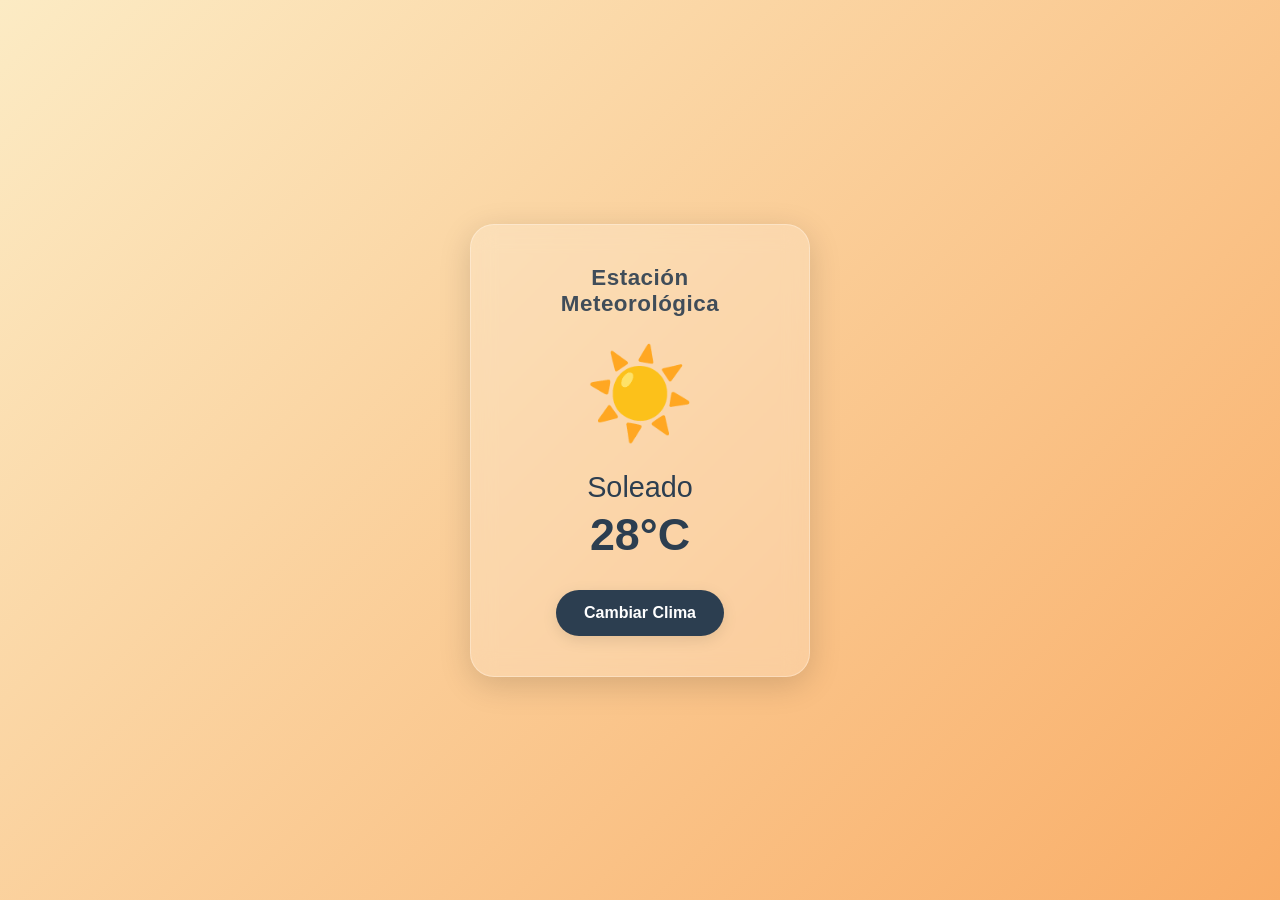
<file: 01-estacion-clima/index.html>
<!DOCTYPE html>
<html lang="es">
<head>
    <meta charset="UTF-8">
    <meta name="viewport" content="width=device-width, initial-scale=1.0">
    <title>Estación Meteorológica Dinámica</title>
    <link rel="stylesheet" href="style.css">
</head>
<body>

    <div class="container">
        <div class="weather-card">
            <h1>Estación Meteorológica</h1>
            
            <div id="weather-emoji" class="emoji">☀️</div>
            <h2 id="weather-name">Soleado</h2>
            <p id="weather-temp">28°C</p>
            
            <button id="change-btn">Cambiar Clima</button>
        </div>
    </div>

    <script src="script.js"></script>
</body>
</html>
</file>
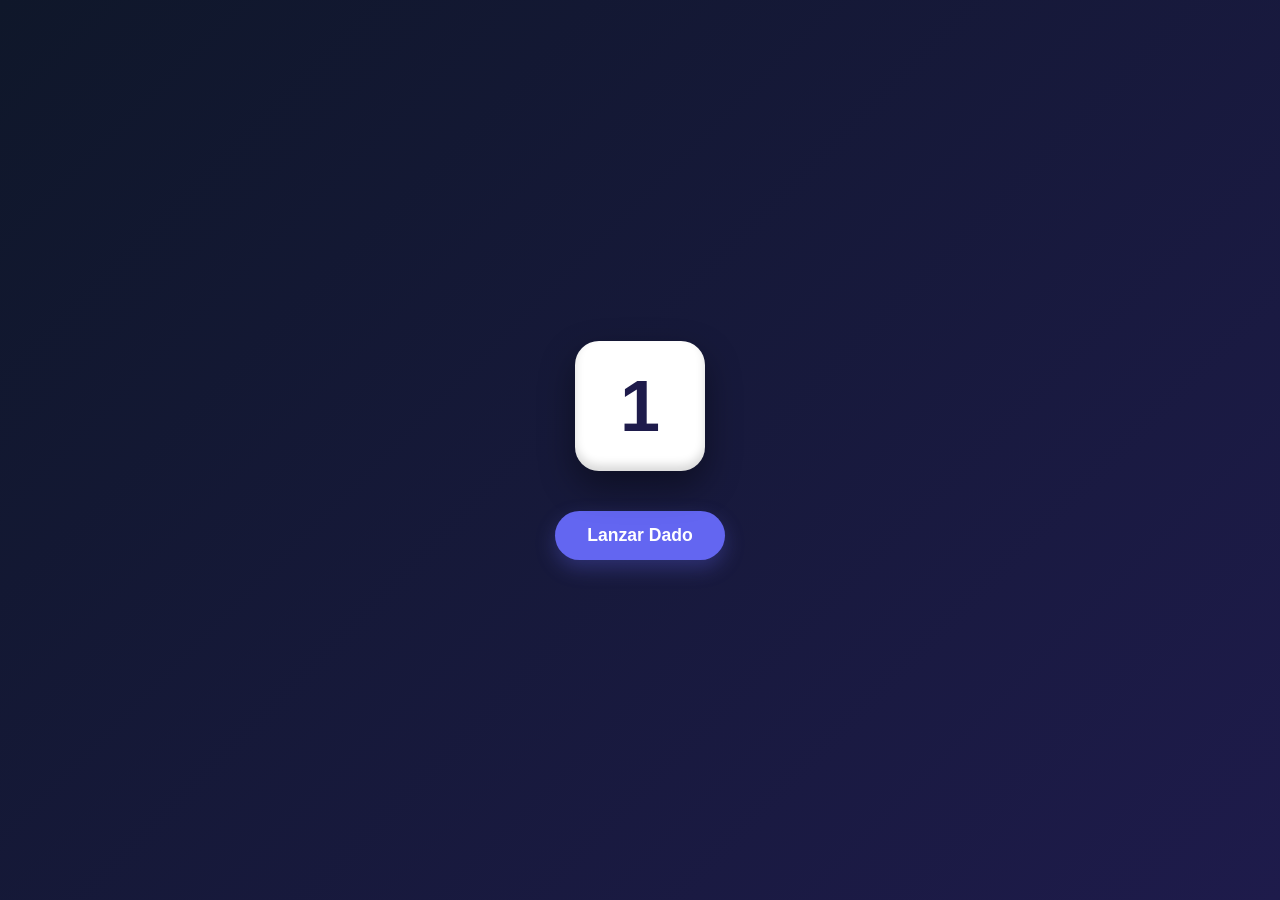
<file: 02-lanzador-dados/index.html>
<!DOCTYPE html>
<html lang="es">
<head>
    <meta charset="UTF-8">
    <meta name="viewport" content="width=device-width, initial-scale=1.0">
    <title>Lanzador de Dados Dinámico</title>
    <link rel="stylesheet" href="style.css">
</head>
<body>

    <div class="container">
        <div class="dice-wrapper">
            <div id="dice" class="dice">1</div>
        </div>
        <button id="roll-btn">Lanzar Dado</button>
    </div>

    <script src="script.js"></script>
</body>
</html>
</file>
<file: 01-estacion-clima/style.css>
/* Reset básico de estilos */
* {
    margin: 0;
    padding: 0;
    box-sizing: border-box;
    font-family: 'Segoe UI', Tahoma, Geneva, Verdana, sans-serif;
}

/* Cuerpo con transición suave para el cambio de fondo */
body {
    display: flex;
    justify-content: center;
    align-items: center;
    min-height: 100vh;
    background: linear-gradient(135deg, #fcebc4 0%, #f9ad67 100%);
    transition: background 0.6s ease;
    overflow: hidden;
}

.container {
    padding: 20px;
}

/* Tarjeta moderna con efecto Glassmorphism */
.weather-card {
    background: rgba(255, 255, 255, 0.2);
    backdrop-filter: blur(12px);
    -webkit-backdrop-filter: blur(12px);
    border: 1px solid rgba(255, 255, 255, 0.3);
    border-radius: 24px;
    padding: 40px;
    width: 340px;
    text-align: center;
    box-shadow: 0 8px 32px 0 rgba(0, 0, 0, 0.15);
    color: #2c3e50;
}

.weather-card h1 {
    font-size: 1.4rem;
    font-weight: 600;
    letter-spacing: 0.5px;
    opacity: 0.9;
}

/* Animación flotante para el emoji del clima */
.emoji {
    font-size: 5.5rem;
    margin: 25px 0;
    animation: float 3s ease-in-out infinite;
    display: inline-block;
}

#weather-name {
    font-size: 1.8rem;
    font-weight: 500;
    margin-bottom: 5px;
}

#weather-temp {
    font-size: 2.8rem;
    font-weight: 700;
    margin-bottom: 30px;
}

/* Botón interactivo */
button {
    background: #2c3e50;
    color: #ffffff;
    border: none;
    padding: 14px 28px;
    font-size: 1rem;
    font-weight: 600;
    border-radius: 50px;
    cursor: pointer;
    box-shadow: 0 4px 15px rgba(0, 0, 0, 0.1);
    transition: all 0.3s ease;
}

button:hover {
    background: #1a252f;
    transform: translateY(-2px);
    box-shadow: 0 6px 20px rgba(0, 0, 0, 0.15);
}

button:active {
    transform: translateY(1px);
}

/* Animación sutil de levitación */
@keyframes float {
    0%, 100% { transform: translateY(0); }
    50% { transform: translateY(-12px); }
}
</file>
<file: 02-lanzador-dados/style.css>
/* Reseteo global de estilos */
* {
    margin: 0;
    padding: 0;
    box-sizing: border-box;
    font-family: 'Segoe UI', Roboto, Helvetica, Arial, sans-serif;
}

/* Fondo moderno con degradado profundo */
body {
    display: flex;
    justify-content: center;
    align-items: center;
    min-height: 100vh;
    background: linear-gradient(135deg, #0f172a 0%, #1e1b4b 100%);
    overflow: hidden;
}

.container {
    text-align: center;
}

.dice-wrapper {
    margin-bottom: 40px;
    perspective: 600px; /* Permite un efecto 3D visual al girar */
}

/* El cuadrado blanco estilizado (Dado) */
.dice {
    width: 130px;
    height: 130px;
    background-color: #ffffff;
    color: #1e1b4b;
    font-size: 4.5rem;
    font-weight: 800;
    display: flex;
    justify-content: center;
    align-items: center;
    border-radius: 24px; /* Bordes redondeados */
    margin: 0 auto;
    user-select: none;
    /* Sombra profunda para dar volumen y un sutil borde interno */
    box-shadow: 0 15px 35px rgba(0, 0, 0, 0.4), 
                inset 0 -6px 10px rgba(0, 0, 0, 0.15);
    transition: transform 0.1s ease;
}

/* Clase de animación que se activará con JavaScript */
.dice.rolling {
    animation: rollEffect 0.5s ease-out;
}

/* Botón interactivo moderno */
button {
    background-color: #6366f1;
    color: #ffffff;
    border: none;
    padding: 14px 32px;
    font-size: 1.1rem;
    font-weight: 600;
    border-radius: 50px;
    cursor: pointer;
    box-shadow: 0 8px 20px rgba(99, 102, 241, 0.3);
    transition: all 0.2s ease;
}

button:hover {
    background-color: #4f46e5;
    transform: translateY(-2px);
    box-shadow: 0 12px 24px rgba(99, 102, 241, 0.4);
}

button:active {
    transform: translateY(1px);
}

/* Deshabilitado temporalmente mientras el dado gira */
button:disabled {
    background-color: #475569;
    cursor: not-allowed;
    box-shadow: none;
    transform: none;
}

/* Animación de rotación y escala */
@keyframes rollEffect {
    0% { transform: rotate(0deg) scale(1); }
    50% { transform: rotate(180deg) scale(0.85); }
    100% { transform: rotate(360deg) scale(1); }
}
</file>
